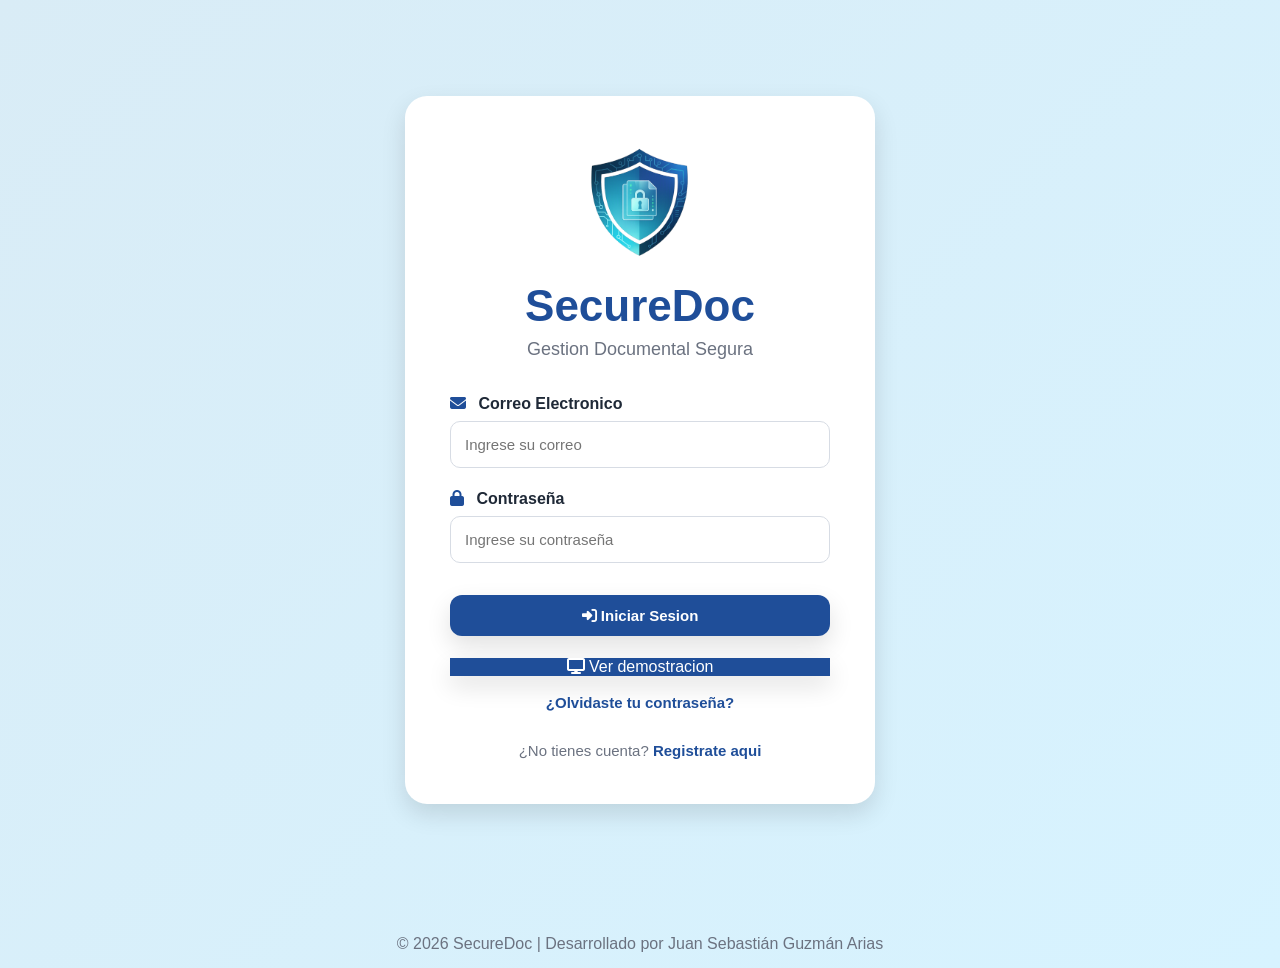
<file: index.html>
<!DOCTYPE html>
<html lang="es">
<head>
  <meta charset="UTF-8">
  <meta name="viewport" content="width=device-width, initial-scale=1.0">
  <title>SecureDoc | Iniciar Sesion</title>

  <link rel="stylesheet" href="css/style.css">
  <link rel="stylesheet" href="https://cdnjs.cloudflare.com/ajax/libs/font-awesome/6.5.2/css/all.min.css">
</head>

<body>

<div class="loginpage">
  <div class="loginCard">

    <img src="img/logo.png" alt="Logo SecureDoc" class="logoLogin">

    <h1>SecureDoc</h1>

    <p class="subtitulo">
      Gestion Documental Segura
    </p>

    <form action="login.php" method="POST">

      <div class="formGroup">

        <label>
          <i class="fa-solid fa-envelope"></i>
          Correo Electronico
        </label>

        <input
          type="email"
          name="correo"
          placeholder="Ingrese su correo"
          required>

      </div>

      <div class="formGroup">

        <label>
          <i class="fa-solid fa-lock"></i>
          Contraseña
        </label>

        <input
          type="password"
          name="password"
          placeholder="Ingrese su contraseña"
          required>

      </div>

      <button
        type="submit"
        class="btnPrincipal">

        <i class="fa-solid fa-right-to-bracket"></i>
        Iniciar Sesion

      </button>

      <a href="dashboard2.html" class="btnPrincipal">
        <i class="fa-solid fa-display"></i>
        Ver demostracion
      </a>

    </form>

    <div class="loginLinks">

      <a href="#">
        ¿Olvidaste tu contraseña?
      </a>

    </div>

    <p class="registro">
      ¿No tienes cuenta?
      <a href="registro.html">
        Registrate aqui
      </a>
    </p>

  </div>
</div>

<footer class="footerDashboard">
  © 2026 SecureDoc |
  Desarrollado por Juan Sebastián Guzmán Arias
</footer>

</body>
</html>
</file>
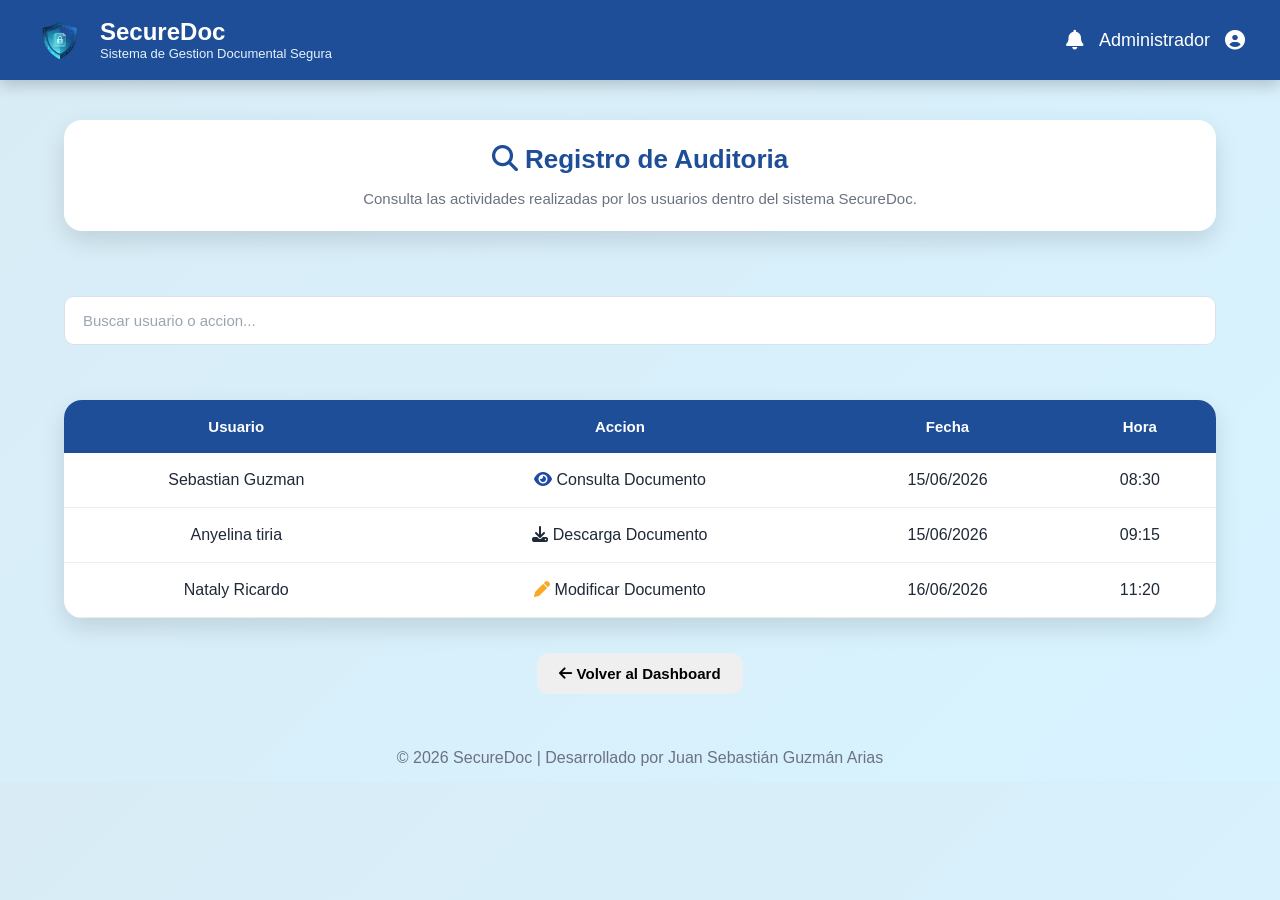
<file: auditoria.html>
<!DOCTYPE html>
<html lang="en">
<head>
  <meta charset="UTF-8">
  <meta name="viewport" content="width=device-width, initial-scale=1.0">
  <title>SecureDoc | Auditoria</title>
  <link rel="stylesheet" href="css/style.css">

  <!-- FONT AWESOME -->
  <link rel="stylesheet" href="https://cdnjs.cloudflare.com/ajax/libs/font-awesome/6.5.2/css/all.min.css">

</head>

<body>

<!--==================================================
                    HEADER
==================================================-->

<header class="topbar">

  <div class="logoArea">

    <img
      src="img/logo.png"
      class="logoHeader"
      alt="Logo SecureDoc">

    <div>

      <h1>SecureDoc</h1>
      <p>Sistema de Gestion Documental Segura</p>

    </div>

  </div>

  <div class="usuarioTop">
    <i class="fa-solid fa-bell"></i>
    <span>Administrador</span>
    <i class="fa-solid fa-circle-user"></i>

  </div>
</header>

<!--==================================================
                    CONTENIDO
==================================================-->

<div class="dashboardContainer">


  <!--==============================
             ENCABEZADO
 ==============================-->

<section class="hero">

  <h2>

    <i class="fa-solid fa-magnifying-glass"></i>
    Registro de Auditoria
  </h2>

  <p>
    Consulta las actividades realizadas por los usuarios dentro del sistema SecureDoc.
  </p>

</section>

  <!--==============================
                BUSCADOR
  ==============================-->

  <div class="toolbar">

    <input
      type="text"
      class="buscador"
      placeholder="Buscar usuario o accion..."
      >

  </div>


  <!--==============================
                TABLA
  ==============================-->

  <table class="tablaAuditor">

    <thead>

    <tr>

      <th>Usuario</th>
      <th>Accion</th>
      <th>Fecha</th>
      <th>Hora</th>

    </tr>

    </thead>

    <tbody>

    <tr>

      <td>
        Sebastian Guzman
      </td>

      <td>

        <i class="fa-solid fa-eye"></i>
        Consulta Documento
      </td>

      <td>
        15/06/2026
      </td>

      <td>
        08:30
      </td>

    </tr>

    <tr>

      <td>
        Anyelina tiria
      </td>

      <td>
        <i class="fa-solid fa-download"></i>
        Descarga Documento
      </td>

      <td>
        15/06/2026
      </td>

      <td>
        09:15
      </td>

    </tr>

    <tr>

      <td>
        Nataly Ricardo
      </td>

      <td>

        <i class="fa-solid fa-pen"></i>
        Modificar Documento
      </td>

      <td>
        16/06/2026
      </td>

      <td>
        11:20
      </td>

    </tr>

    </tbody>

  </table>

  <!--==============================
             VOLVER
 ==============================-->


  <div class="volver">

    <button
      class="btnVolver"
      onclick="window.location.href='dashboard2.html'">

      <i class="fa-solid fa-arrow-left"></i>
      Volver al Dashboard
    </button>

  </div>

</div>

<!--==================================================
                      FOOTER
==================================================-->

<footer class="footerDashboard">
  © 2026 SecureDoc |
  Desarrollado por Juan Sebastián Guzmán Arias
</footer>

</body>

</html>
</file>
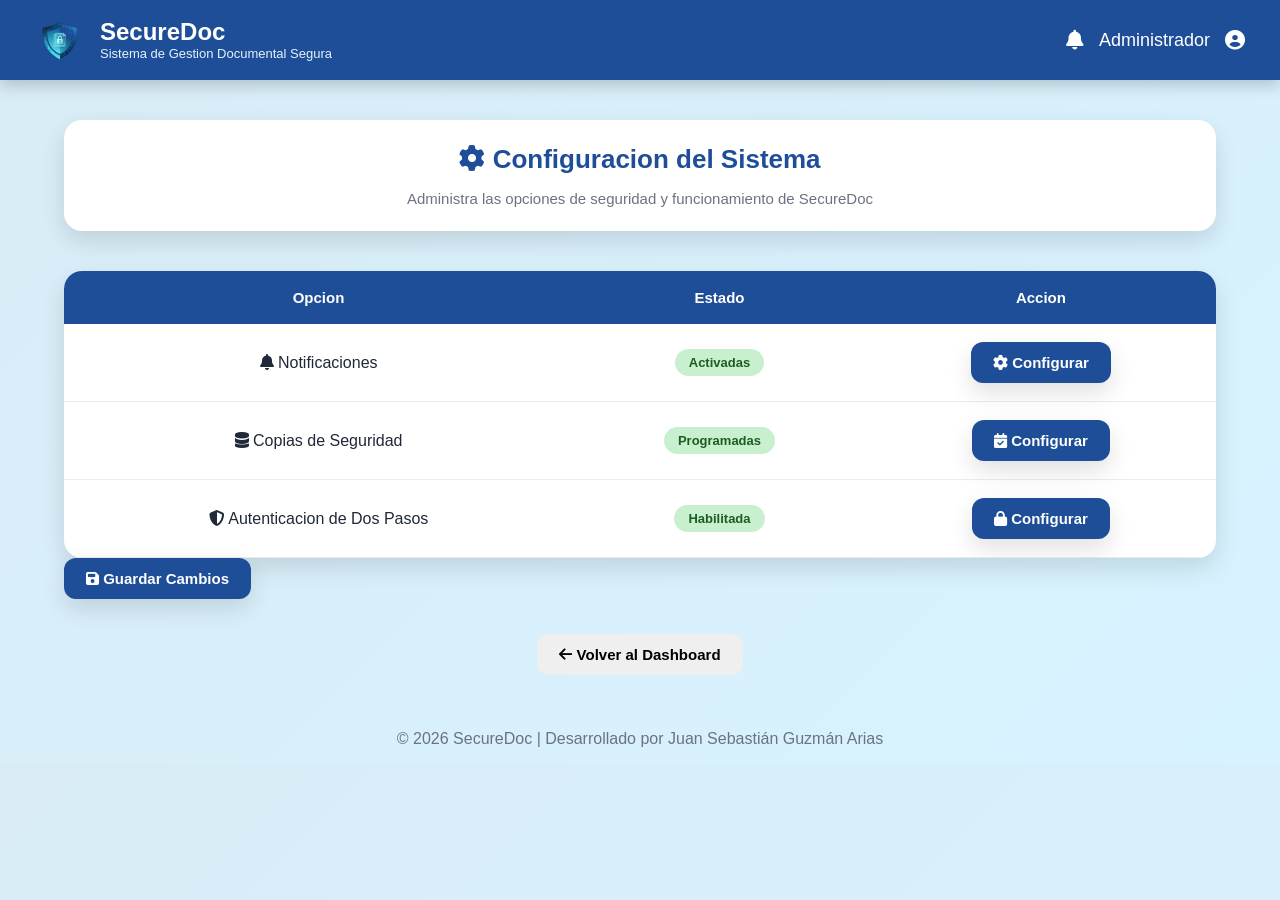
<file: configuracion.html>
<!DOCTYPE html>
<html lang="en">

<head>

  <meta charset="UTF-8">
  <meta name="viewport" content="width=device-width, initial-scale=1.0">
  <title>SecureDoc | Configuracion</title>
  <link rel="stylesheet" href="css/style.css">

  <!-- FONT AWESOME -->

  <link rel="stylesheet" href="https://cdnjs.cloudflare.com/ajax/libs/font-awesome/6.5.2/css/all.min.css"

</head>

<body>

<!--==================================================
                    HEADER
==================================================-->

<header class="topbar">

  <div class="logoArea">

    <img
      src="img/logo.png"
      class="logoHeader"
      alt="Logo SecureDoc">

    <div>

      <h1>SecureDoc</h1>
      <p>Sistema de Gestion Documental Segura</p>

    </div>

  </div>

  <div class="usuarioTop">

    <i class="fa-solid fa-bell"></i>

    <span>Administrador</span>

    <i class="fa-solid fa-circle-user"></i>

  </div>

</header>

<!--==================================================
                    CONTENIDO
==================================================-->

<div class="dashboardContainer">

  <!--==============================
              ENCABEZADO
  ==============================-->

  <section class="hero">

    <h2>

      <i class="fa-solid fa-gear"></i>

      Configuracion del Sistema

    </h2>

    <p>
      Administra las opciones de seguridad y funcionamiento de SecureDoc
    </p>
  </section>

  <!--==============================
             CONFIGURACIONES
 ==============================-->

  <table class="tablaConfiguracion">

    <thead>

    <tr>

      <th>Opcion</th>
      <th>Estado</th>
      <th>Accion</th>

    </tr>

    </thead>

    <tbody>

    <!--NOTIFICACIONES-->

    <tr>

      <td>

        <i class="fa-solid fa-bell"></i>

        Notificaciones

      </td>

      <td>

        <span class="estado activo">

          Activadas

        </span>

      </td>

      <td>

        <button class="btnPrincipal">

          <i class="fa-solid fa-gear"></i>

          Configurar

        </button>

      </td>

    </tr>

    <!--COPIAS DE SEGURIDAD-->

    <tr>

      <td>

        <i class="fa-solid fa-database"></i>

        Copias de Seguridad

      </td>

      <td>

        <span class="estado activo">

          Programadas

        </span>

      </td>

      <td>

        <button class="btnPrincipal">

          <i class="fa-solid fa-calendar-check"></i>

          Configurar

        </button>

      </td>

    </tr>

    <!--AUTENTICACION-->

    <tr>

      <td>

        <i class="fa-solid fa-shield-halved"></i>

        Autenticacion de Dos Pasos

      </td>

      <td>

        <span class="estado activo">

          Habilitada

        </span>

      </td>

      <td>

        <button class="btnPrincipal">

          <i class="fa-solid fa-lock"></i>

          Configurar

        </button>

      </td>

    </tr>

    </tbody>

  </table>

  <!--==============================
              BOTONES
  ==============================-->

  <div class="botones">

    <button class="btnPrincipal">

      <i class="fa-solid fa-floppy-disk"></i>

      Guardar Cambios

    </button>

  </div>

  <!--==============================
               VOLVER
 ==============================-->

  <div class="volver">

    <button
      class="btnVolver"
      onclick="window.location.href='dashboard2.html'">

      <i class="fa-solid fa-arrow-left"></i>

      Volver al Dashboard

    </button>

  </div>

</div>

<!--==================================================
                      FOOTER
==================================================-->


<footer class="footerDashboard">

  © 2026 SecureDoc |
  Desarrollado por Juan Sebastián Guzmán Arias

</footer>

</body>

</html>
</file>
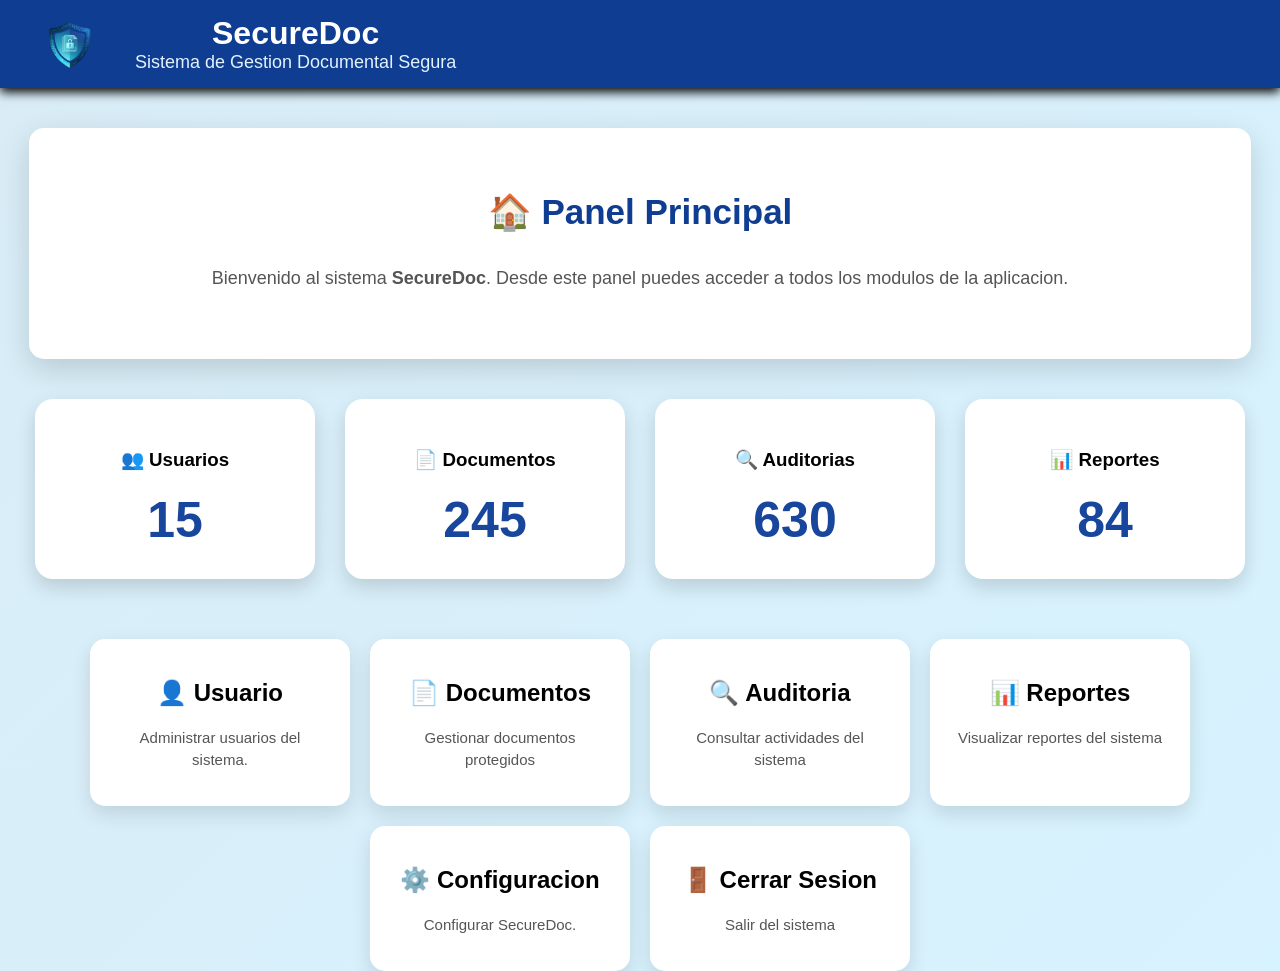
<file: dashboard.html>
<!DOCTYPE html>
<html lang="es">
<head>
  <meta charset="UTF-8">
  <title>SecureDoc - Dashboard</title>
  <link rel="stylesheet" href="css/style-old.css">
</head>
<body>

<header>
  <img src="img/logo.png" class="logoHeader" alt="Logo SecureDoc">

  <div>
    <h1>SecureDoc</h1>
    <p>Sistema de Gestion Documental Segura</p>
  </div>

</header>

<div class="contenedor">

  <h2>🏠 Panel Principal</h2>

  <p class="bienvenida">
    Bienvenido al sistema <strong>SecureDoc</strong>. Desde este panel puedes acceder a todos los modulos de la aplicacion.
  </p>
</div>

<div class="estadisticas">

  <div class="card">
    <h3>👥 Usuarios</h3>
    <span>15</span>
  </div>

  <div class="card">
    <h3>📄 Documentos</h3>
    <span>245</span>
  </div>

  <div class="card">
    <h3>🔍 Auditorias</h3>
    <span>630</span>
  </div>

  <div class="card">
    <h3>📊 Reportes</h3>
    <span>84</span>
  </div>

</div>
<div class="menu">

  <a href="usuarios_old.html" class="opcion">
    <h2>👤 Usuario</h2>
    <p>Administrar usuarios del sistema.</p>
  </a>

  <a href="documentos.html" class="opcion">
    <h2>📄 Documentos</h2>
    <p>Gestionar documentos protegidos</p>
  </a>

  <a href="auditoria.html" class="opcion">
    <h2>🔍 Auditoria</h2>
    <p>Consultar actividades del sistema</p>
  </a>

  <a href="reportes.html" class="opcion">
    <h2>📊 Reportes</h2>
    <p>Visualizar reportes del sistema</p>
  </a>

  <a href="configuracion.html" class="opcion">
    <h2>⚙️ Configuracion</h2>
    <p>Configurar SecureDoc.</p>
  </a>

  <a href="index.html" class="opcion">
    <h2>🚪 Cerrar Sesion</h2>
    <p>Salir del sistema</p>
  </a>

</div>

</body>
</html>
</file>
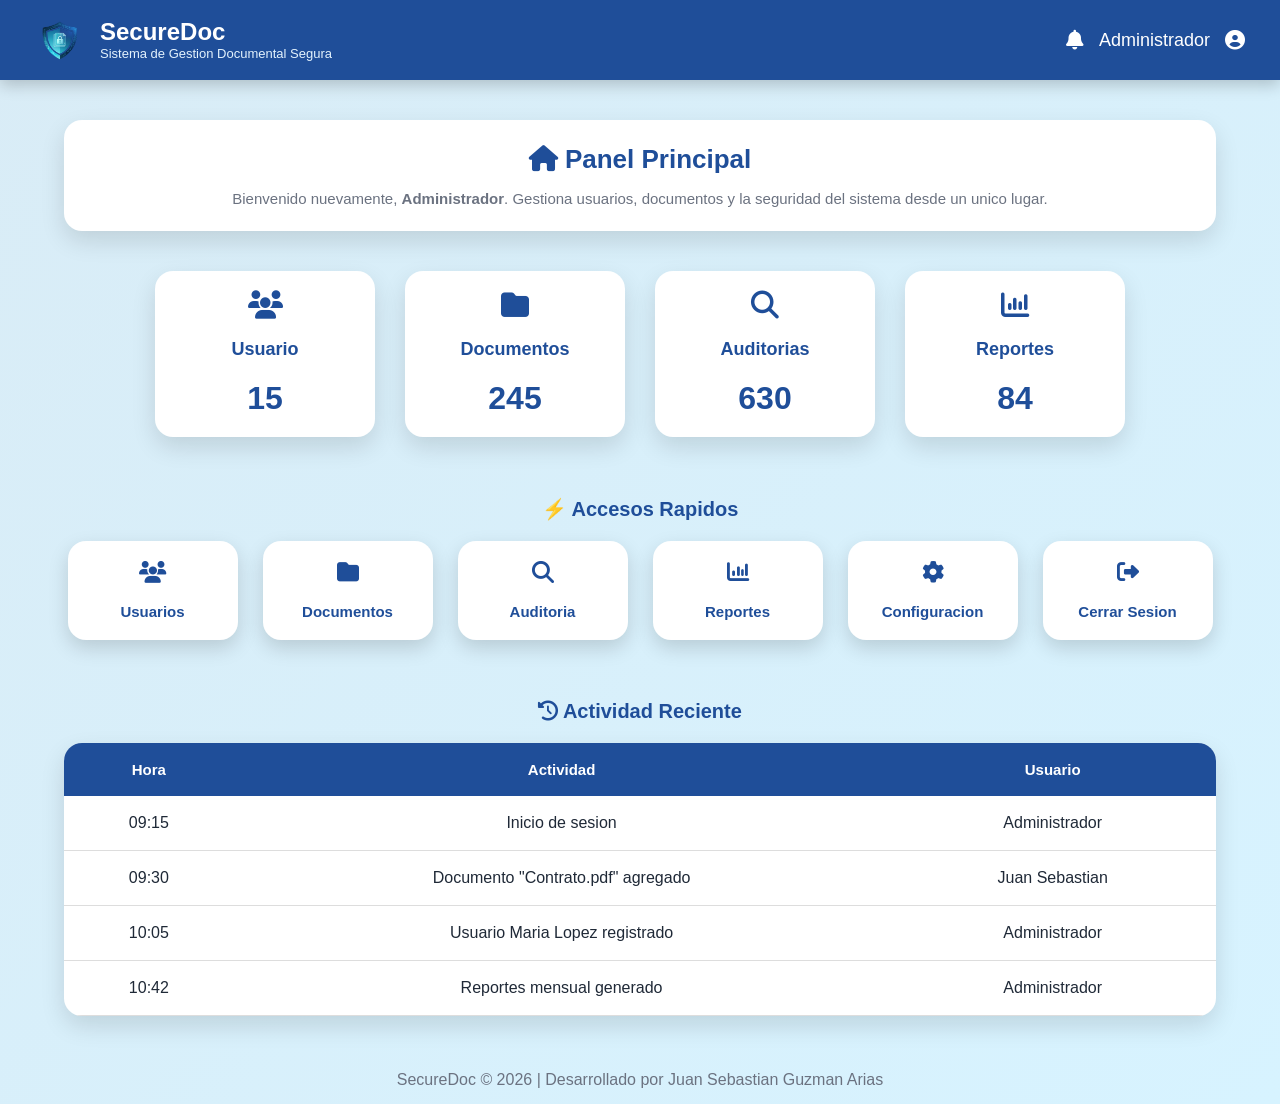
<file: dashboard2.html>
<!DOCTYPE html>
<html lang="es">

<head>

  <meta charset="UTF-8">

  <meta name="viewport" content="width=device-width, initial-scale=1.0">

  <title>SecureDoc | Dashboard 2.0</title>

  <link rel="stylesheet" href="css/style.css">

  <!-- Font Awesome -->
  <link rel="stylesheet" href="https://cdnjs.cloudflare.com/ajax/libs/font-awesome/6.5.2/css/all.min.css">

</head>

<body>

<header class="topbar">

  <div class="logoArea">

    <img src="img/logo.png" class="logoHeader" alt="Logo">

    <div>

      <h1>SecureDoc</h1>

      <p>Sistema de Gestion Documental Segura</p>

    </div>

  </div>

    <div class="usuarioTop">

      <i class="fa-solid fa-bell"></i>

      <span>Administrador</span>

      <i class="fa-solid fa-circle-user"></i>

    </div>

</header>

<div class="dashboardContainer">

  <!-- BIENVENIDA -->

  <section class="hero">

    <h2>
      <i class="fa-solid fa-house"></i>
      Panel Principal
    </h2>

    <p>
      Bienvenido nuevamente,
      <strong>Administrador</strong>.
      Gestiona usuarios, documentos y la seguridad del sistema desde un unico lugar.
    </p>

  </section>

 <!-- ESTADISTICAS -->

  <section class="estadisticas">

    <div class="card">

      <i class="fa-solid fa-users"></i>

      <h3>Usuario</h3>
      <span>15</span>

    </div>

    <div class="card">

      <i class="fa-solid fa-folder"></i>

      <h3>Documentos</h3>
      <span>245</span>

    </div>

    <div class="card">

      <i class="fa-solid fa-magnifying-glass"></i>

      <h3>Auditorias</h3>
      <span>630</span>

    </div>

    <div class="card">

      <i class="fa-solid fa-chart-column"></i>

      <h3>Reportes</h3>
      <span>84</span>

    </div>

  </section>

  <!-- ACCESOS RAPIDOS -->

  <section class="accesosRapidos">

  <h3>⚡ Accesos Rapidos</h3>

  <div class="quickGrid">

    <a href="usuarios.html" class="quickCard">

      <i class="fa-solid fa-users"></i>

      <span>Usuarios</span>

    </a>

    <a href="documentos.html" class="quickCard">

      <i class="fa-solid fa-folder"></i>

      <span>Documentos</span>

    </a>

    <a href="auditoria.html" class="quickCard">

      <i class="fa-solid fa-magnifying-glass"></i>

      <span>Auditoria</span>

    </a>

    <a href="reportes.html" class="quickCard">

      <i class="fa-solid fa-chart-column"></i>

      <span>Reportes</span>

    </a>

    <a href="configuracion.html" class="quickCard">

      <i class="fa-solid fa-gear"></i>

      <span>Configuracion</span>

    </a>

    <a href="index.html" class="quickCard">

      <i class="fa-solid fa-right-from-bracket"></i>

      <span>Cerrar Sesion</span>

    </a>

  </div>

  </section>

    <!-- ACTIVIDAD -->

<section class="actividad">

  <h3>

    <i class="fa-solid fa-clock-rotate-left"></i>

    Actividad Reciente

  </h3>

  <table class="tablaActividad">

    <tr>

      <th>Hora</th>
      <th>Actividad</th>
      <th>Usuario</th>

    </tr>

    <tr>

      <td>09:15</td>
      <td>Inicio de sesion</td>
      <td>Administrador</td>

    </tr>

    <tr>

      <td>09:30</td>
      <td>Documento "Contrato.pdf" agregado</td>
      <td>Juan Sebastian</td>

    </tr>

    <tr>

      <td>10:05</td>
      <td>Usuario Maria Lopez registrado</td>
      <td>Administrador</td>

    </tr>

    <tr>

      <td>10:42</td>
      <td>Reportes mensual generado</td>
      <td>Administrador</td>

    </tr>

  </table>

</section>

</div>


<footer class="footerDashboard">

  <p>
  SecureDoc © 2026 | Desarrollado por Juan Sebastian Guzman Arias

  </p>

</footer>

</body>

</html>
</file>
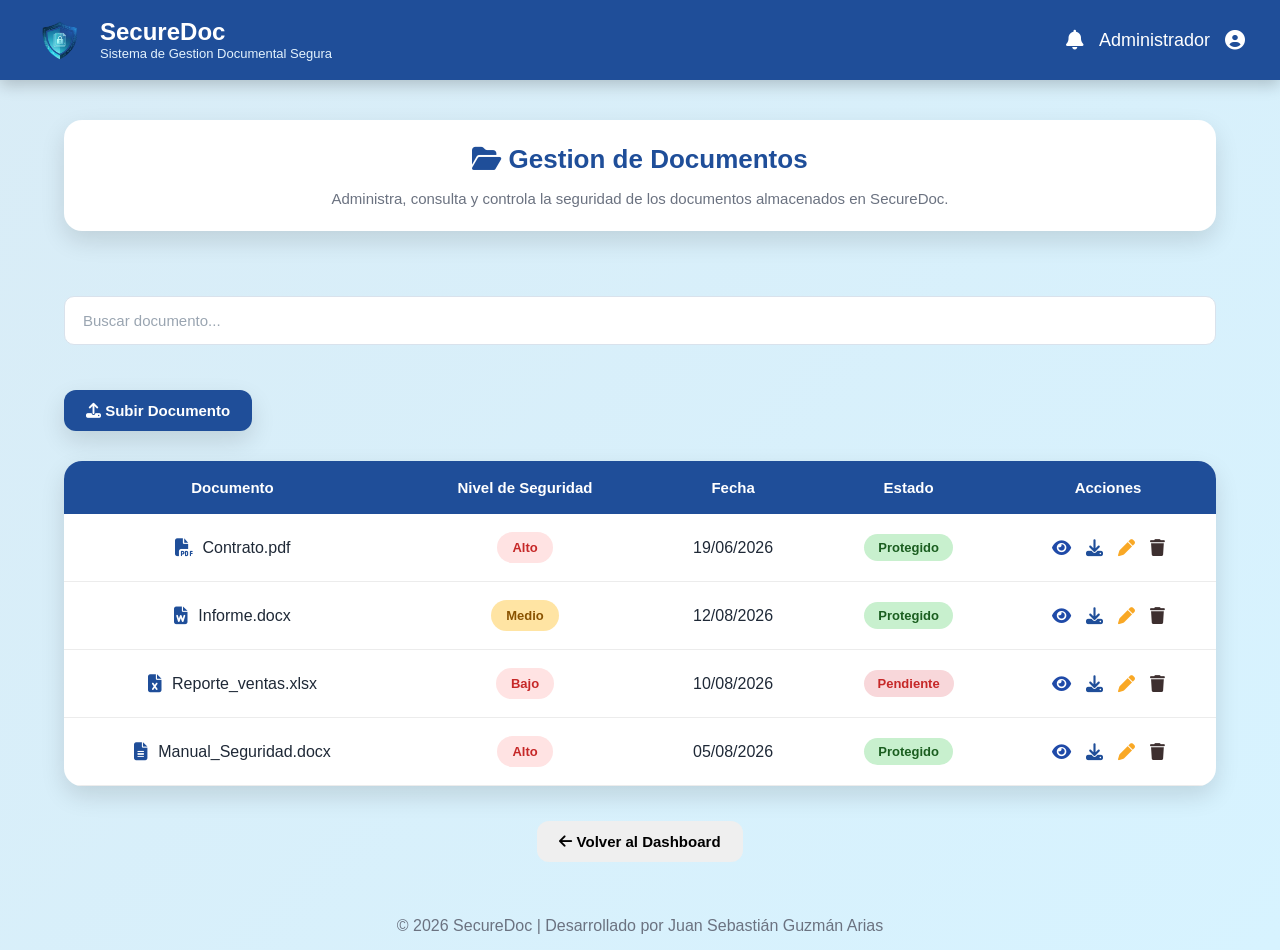
<file: documentos.html>
<!DOCTYPE html>
<html lang="es">

<head>

  <meta charset="UTF-8">

  <meta name="viewport" content="width=device-width, initial-scale=1.0">

  <title>SecureDoc | Documentos</title>

  <link rel="stylesheet" href="css/style.css">

  <!-- FONT AWESOME -->
  <link rel="stylesheet" href="https://cdnjs.cloudflare.com/ajax/libs/font-awesome/6.5.2/css/all.min.css">

</head>

<body>

<!--==================================================
                     HEADER
 ==================================================-->

<header class="topbar">

  <div class="logoArea">

    <img
      src="img/logo.png"
      class="logoHeader"
      alt="Logo SecureDco">

    <div>

      <h1>SecureDoc</h1>
      <p>Sistema de Gestion Documental Segura</p>

    </div>

  </div>

  <div class="usuarioTop">

    <i class="fa-solid fa-bell"></i>
    <span>Administrador</span>
    <i class="fa-solid fa-circle-user"></i>

  </div>

</header>

<!--==================================================
                    CONTENIDO
  ==================================================-->

<div class="dashboardContainer">

  <!--==============================
                HERO
    ==============================-->

  <section class="hero">

    <h2>
      <i class="fa-solid fa-folder-open"></i>
      Gestion de Documentos
    </h2>

    <p>
      Administra, consulta y controla la seguridad de los documentos almacenados en SecureDoc.
    </p>

  </section>


  <!--==============================
            BARRA DE HERRAMIENTAS
  ==============================-->

  <div class="toolbar">

    <input
      type="text"
      class="buscador"
      placeholder="Buscar documento...">

    <button class="btnNuevo">
      <i class="fa-solid fa-upload"></i>
      Subir Documento
    </button>

  </div>


  <!--==============================
                TABLA
  ==============================-->

  <table>

    <thead>

    <tr>

      <th>Documento</th>
      <th>Nivel de Seguridad</th>
      <th>Fecha</th>
      <th>Estado</th>
      <th>Acciones</th>

    </tr>

    </thead>

    <tbody>

    <!-- DOCUMENTO 1 -->

    <tr>

      <td>

        <div class="documentoNombre">

        <i class="fa-solid fa-file-pdf"></i>
        <span>Contrato.pdf</span>

        </div>

      </td>

      <td>

        <span class="badge badgeDanger">
          Alto
        </span>

      </td>

      <td>
        19/06/2026
      </td>

      <td>

        <span class="estado activo">
          Protegido
        </span>

      </td>

      <td>

        <div class="acciones">

          <i class="fa-solid fa-eye"
             title="ver"></i>
          <i class="fa-solid fa-download"
             title="Descargar"></i>
          <i class="fa-solid fa-pen"
             title="Editar"></i>
          <i class="fa-solid fa-trash"
             title="Eliminar"></i>

        </div>

      </td>

    </tr>

    <!-- DOCUMENTO 2 -->

    <tr>

      <td>

        <div class="documentoNombre">

        <i class="fa-solid fa-file-word"></i>
        <span>Informe.docx</span>
        </div>
      </td>

      <td>
        <span class="badge badgeAudit">
          Medio
        </span>

      </td>

      <td>
        12/08/2026
      </td>

      <td>
        <span class="estado activo">
          Protegido
        </span>

      </td>

      <td>
        <div class="acciones">

          <i class="fa-solid fa-eye"
             title="Ver"></i>
          <i class="fa-solid fa-download"
             title="Descargar"></i>
          <i class="fa-solid fa-pen"
             title="Editar"></i>
          <i class="fa-solid fa-trash"
             title="Eliminar"></i>

        </div>

      </td>

    </tr>

    <!-- DOCUMENTO 3 -->

    <tr>
      <td>
        <div class="documentoNombre">
        <i class="fa-solid fa-file-excel"></i>
        <span>Reporte_ventas.xlsx</span>
        </div>
      </td>

      <td>

        <span class="badge badgeDanger">
          Bajo
        </span>

      </td>

      <td>
        10/08/2026
      </td>

      <td>
        <span class="estado pendiente">
          Pendiente
        </span>

      </td>

      <td>
        <div class="acciones">

          <i class="fa-solid fa-eye"
             title="ver"></i>
          <i class="fa-solid fa-download"
             title="Descargar"></i>
          <i class="fa-solid fa-pen"
             title="Editar"></i>
          <i class="fa-solid fa-trash"
             title="Eliminar"></i>

        </div>

      </td>

    </tr>

    <!-- DOCUMENTO 4 -->

    <tr>

      <td>
        <div class="documentoNombre">
        <i class="fa-solid fa-file-lines"></i>
        <span>Manual_Seguridad.docx</span>
        </div>
      </td>

      <td>
        <span class="badge badgeDanger">
          Alto
        </span>

      </td>

      <td>
        05/08/2026
      </td>

      <td>
        <span class="estado activo">
          Protegido
        </span>

      </td>

      <td>
        <div class="acciones">

          <i class="fa-solid fa-eye"
             title="Ver"></i>
          <i class="fa-solid fa-download"
             title="Descargar"></i>
          <i class="fa-solid fa-pen"
             title="Editar"></i>
          <i class="fa-solid fa-trash"
             title="Eliminar"></i>

        </div>

      </td>

    </tr>

    </tbody>

  </table>

  <!--==============================
                  VOLVER
    ==============================-->

  <div class="volver">

    <button
      class="btnVolver"
      onclick="window.location.href='dashboard2.html'">

      <i class="fa-solid fa-arrow-left"></i>
      Volver al Dashboard
    </button>

  </div>

</div>

<!--==================================================
                        FOOTER
  ==================================================-->

<footer class="footerDashboard">
  © 2026 SecureDoc |
  Desarrollado por Juan Sebastián Guzmán Arias
</footer>

</body>
</html>
</file>
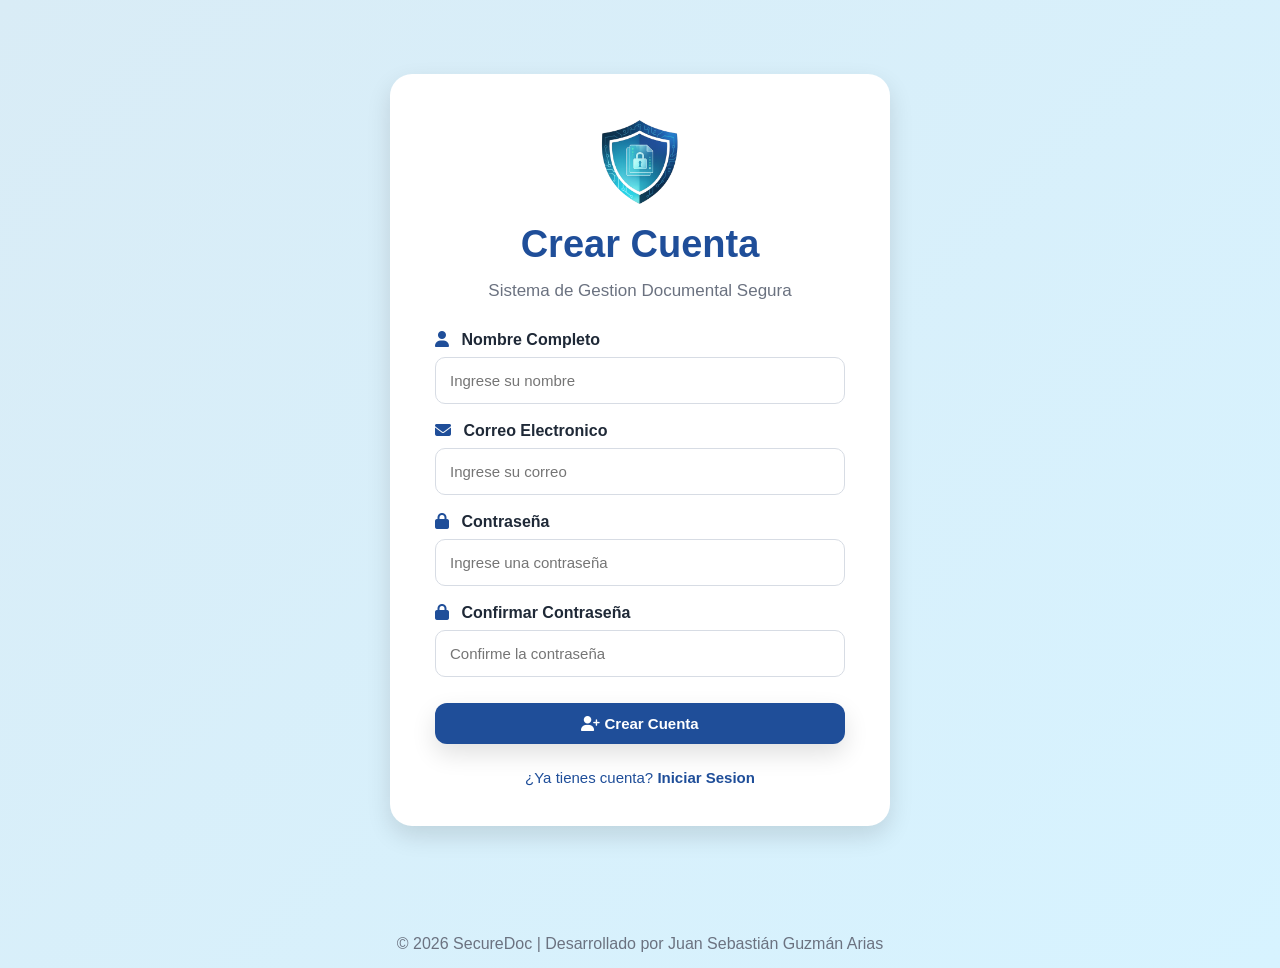
<file: registro.html>
<!DOCTYPE html>
<html lang="es">

<head>

  <meta charset="UTF-8">

  <meta name="viewport" content="width=device-width, initial-scale=1.0">

  <title>SecureDoc | Registro</title>

  <link rel="stylesheet" href="css/style.css">

  <!-- Font Awesome -->
  <link rel="stylesheet" href="https://cdnjs.cloudflare.com/ajax/libs/font-awesome/6.5.2/css/all.min.css">

</head>

<body>

<div class="registroPages">

  <div class="registroCard">

    <!-- LOGO -->

    <img
      src="img/logo.png"
      alt="Logo SecureDoc"
      class="logoRegistro"
      >

    <!-- TITULO -->

    <h1>Crear Cuenta</h1>

    <p class="subtitulo">
      Sistema de Gestion Documental Segura
    </p>

    <!-- FORMULARIO -->

    <form action="registro.php" method="POST">

      <!-- NOMBRE -->

      <div class="formGroup">

        <label>
          <i class="fa-solid fa-user"></i>
          Nombre Completo
        </label>

        <input
          type="text"
          name="nombre_completo"
          placeholder="Ingrese su nombre"
          required
          >

      </div>

      <!-- CORREO -->

      <div class="formGroup">

        <label>
          <i class="fa-solid fa-envelope"></i>
          Correo Electronico
        </label>

        <input
          type="email"
          name="correo"
          placeholder="Ingrese su correo"
          required
          >

      </div>

      <!-- CONTRASEÑA -->

      <div class="formGroup">

        <label>
          <i class="fa-solid fa-lock"></i>
          Contraseña
        </label>

        <input
          type="password"
          name="password"
          placeholder="Ingrese una contraseña"
          required
          >

      </div>

      <!-- CONFIRMAR CONTRASEÑA -->

      <div class="formGroup">

        <label>
          <i class="fa-solid fa-lock"></i>
          Confirmar Contraseña
        </label>

        <input
          type="password"
          name="confirmar_password"
          placeholder="Confirme la contraseña"
          required
          >

      </div>

      <!-- BOTON -->

      <button
        type="submit"
        class="btnPrincipal"
        >
        <i class="fa-solid fa-user-plus"></i>
        Crear Cuenta
      </button>

    </form>

    <!-- VOLVER AL LOGIN -->

    <p class="registro">

      ¿Ya tienes cuenta?

      <a href="index.html">
        Iniciar Sesion
      </a>

    </p>

  </div>

</div>

<footer class="footerDashboard">
  © 2026 SecureDoc |
  Desarrollado por Juan Sebastián Guzmán Arias
</footer>

</body>

</html>
</file>
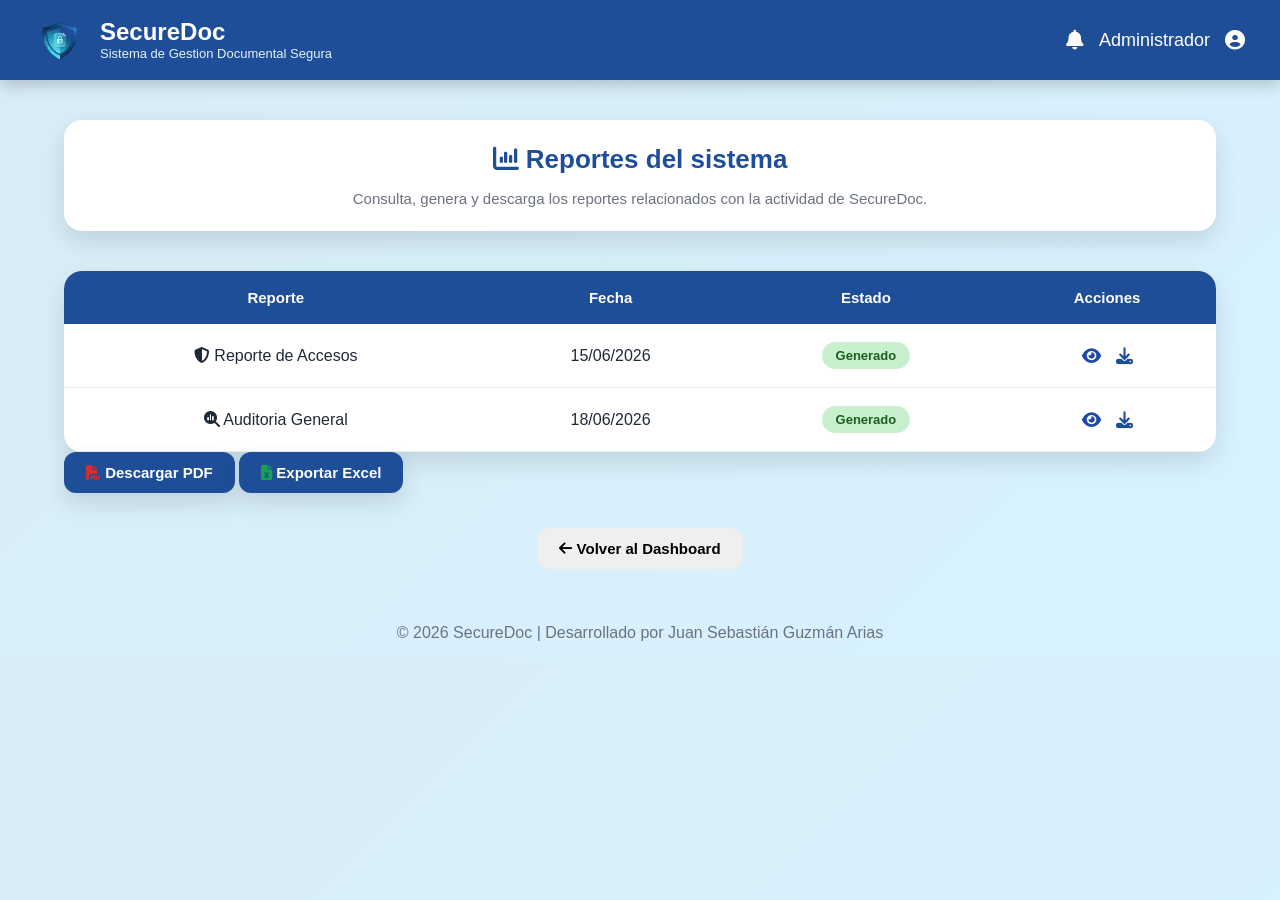
<file: reportes.html>
<!DOCTYPE html>
<html lang="en">

<head>

  <meta charset="UTF-8">

  <meta name="viewport" content="width=device-width, initial-scale=1.0">

  <title>SecureDoc | Reportes</title>

  <link rel="stylesheet" href="css/style.css">

  <!-- FONT AWESOME -->

  <link rel="stylesheet" href="https://cdnjs.cloudflare.com/ajax/libs/font-awesome/6.5.2/css/all.min.css">

</head>

<body>

<!--==================================================
                    HEADER
==================================================-->

<header class="topbar">

  <div class="logoArea">

    <img
      src="img/logo.png"
      class="logoHeader"
      alt="Logo SecureDoc">

    <div>

      <h1>SecureDoc</h1>

      <p>Sistema de Gestion Documental Segura</p>

    </div>

  </div>

  <div class="usuarioTop">

    <i class="fa-solid fa-bell"></i>

    <span>Administrador</span>

    <i class="fa-solid fa-circle-user"></i>

  </div>

</header>

<!--==================================================
                    CONTENIDO
==================================================-->

<div class="dashboardContainer">


  <!--==============================
              ENCABEZADO
  ==============================-->

  <section class="hero">

    <h2>

      <i class="fa-solid fa-chart-column"></i>
      Reportes del sistema
    </h2>

    <p>
      Consulta, genera y descarga los reportes relacionados con la actividad de SecureDoc.
    </p>

  </section>

  <!--==============================
              TABLA
==============================-->

  <table class="tablaReportes">

    <thead>

    <tr>

      <th>Reporte</th>
      <th>Fecha</th>
      <th>Estado</th>
      <th>Acciones</th>

    </tr>

    </thead>

    <tbody>

    <tr>

      <td>

        <i class="fa-solid fa-shield-halved"></i>
        Reporte de Accesos
      </td>

      <td>
        15/06/2026
      </td>

      <td>

        <span class="estado activo">
          Generado
        </span>

      </td>

      <td>

        <div class="acciones">

          <i class="fa-solid fa-eye"
             title="Ver reporte"></i>

          <i class="fa-solid fa-download"
             title="Descargar"></i>

        </div>

      </td>

    </tr>

    <tr>

      <td>

        <i class="fa-solid fa-magnifying-glass-chart"></i>
        Auditoria General
      </td>

      <td>
        18/06/2026
      </td>

      <td>
        <span class="estado activo">
          Generado
        </span>

      </td>

      <td>

        <div class="acciones">

          <i class="fa-solid fa-eye"
             title="Ver reporte"></i>

          <i class="fa-solid fa-download"
             title="Descargar"></i>

        </div>

      </td>

    </tr>

    </tbody>

  </table>

  <!--==============================
             BOTONES
 ==============================-->

  <div class="botones">

    <button class="btnPrincipal">

      <i class="fa-solid fa-file-pdf"></i>

      Descargar PDF

    </button>

    <button class="btnPrincipal">

      <i class="fa-solid fa-file-excel"></i>
      Exportar Excel
    </button>

</div>

  <!--==============================
             VOLVER
 ==============================-->

  <div class="volver">

    <button
      class="btnVolver"
      onclick="window.location.href='dashboard2.html'">

      <i class="fa-solid fa-arrow-left"></i>
      Volver al Dashboard
    </button>

  </div>

</div>

<!--==================================================
                      FOOTER
==================================================-->

<footer class="footerDashboard">
  © 2026 SecureDoc |
  Desarrollado por Juan Sebastián Guzmán Arias

</footer>

</body>

</html>
</file>
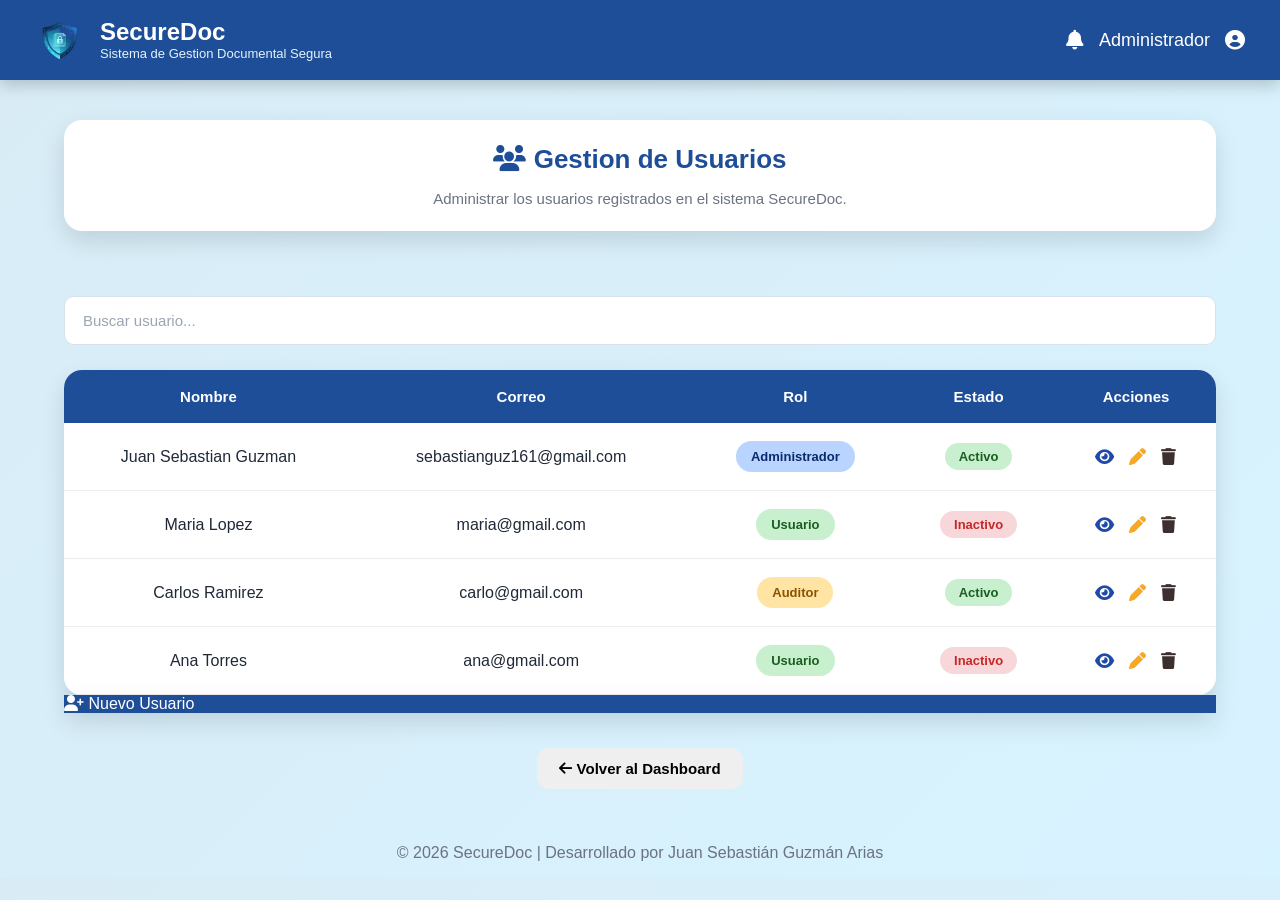
<file: usuarios.html>
<!DOCTYPE html>
<html lang="es">

<head>

  <meta charset="UTF-8">
  <meta name="viewport" content="width=device-width, initial-scale=1.0">

  <title>Usuarios | SecureDoc</title>

  <link rel="stylesheet" href="css/style.css">

  <link rel="stylesheet" href="https://cdnjs.cloudflare.com/ajax/libs/font-awesome/6.7.2/css/all.min.css">

</head>

<body>

<!--==============================
                HEADER
    ==============================-->

<header class="topbar">

  <div class="logoArea">

    <img src="img/logo.png" class="logoHeader" alt="Logo">

    <div>

      <h1>SecureDoc</h1>

      <p>Sistema de Gestion Documental Segura</p>

    </div>

  </div>

  <div class="usuarioTop">

    <i class="fa-solid fa-bell"></i>

    <span>Administrador</span>

    <i class="fa-solid fa-circle-user"></i>

  </div>

</header>


<!--==============================
        CONTENIDO
==============================-->

<div class="dashboardContainer">

  <div class="hero">

    <h2>
      <i class="fa-solid fa-users"></i>
      Gestion de Usuarios
    </h2>

    <p>
      Administrar los usuarios registrados en el sistema SecureDoc.
    </p>

  </div>

  <input
  type="text"
  class="buscador"
  placeholder="Buscar usuario...">

  <table>

    <thead>

    <tr>

      <th>Nombre</th>
      <th>Correo</th>
      <th>Rol</th>
      <th>Estado</th>
      <th>Acciones</th>

    </tr>

    </thead>

    <tbody>

    <tr>

      <td>Juan Sebastian Guzman</td>
      <td>sebastianguz161@gmail.com</td>

      <td>

        <span class="badge badgeAdmin">
          Administrador
        </span>

      </td>

      <td>

        <span class="estado activo">
          Activo
        </span>

      </td>

      <td>

        <div class="acciones">

          <i class="fa-solid fa-eye"></i>
          <i class="fa-solid fa-pen"></i>
          <i class="fa-solid fa-trash"></i>

        </div>

      </td>

    </tr>

    <tr>

      <td>Maria Lopez</td>
      <td>maria@gmail.com</td>

      <td>

        <span class="badge badgeUser">
          Usuario
        </span>

      </td>

      <td>

        <span class="estado inactivo">
          Inactivo
        </span>

      </td>

      <td>

        <div class="acciones">

          <i class="fa-solid fa-eye"></i>
          <i class="fa-solid fa-pen"></i>
          <i class="fa-solid fa-trash"></i>

        </div>

      </td>

    </tr>

    <tr>

      <td>Carlos Ramirez</td>
      <td>carlo@gmail.com</td>

      <td>

        <span class="badge badgeAudit">
          Auditor
        </span>

      </td>

      <td>

        <span class="estado activo">
          Activo
        </span>

      </td>

      <td>

        <div class="acciones">

          <i class="fa-solid fa-eye"></i>
          <i class="fa-solid fa-pen"></i>
          <i class="fa-solid fa-trash"></i>

        </div>

      </td>

    </tr>

    <tr>

    <td>Ana Torres</td>
    <td>ana@gmail.com</td>

    <td>

      <span class="badge badgeUser">
        Usuario
      </span>

    </td>

    <td>

      <span class="estado inactivo">
        Inactivo
      </span>

    </td>

    <td>

      <div class="acciones">

        <i class="fa-solid fa-eye"></i>
        <i class="fa-solid fa-pen"></i>
        <i class="fa-solid fa-trash"></i>

      </div>

    </td>

    </tr>

    </tbody>

  </table>

  <div class="btnNuevo">

      <i class="fa-solid fa-user-plus"></i>
      Nuevo Usuario

    </button>

  </div>

  <div class="volver">

    <button
      class="btnVolver"
      onclick="window.location.href='dashboard2.html'">

      <i class="fa-solid fa-arrow-left"></i>

      Volver al Dashboard

    </button>

  </div>

</div>

<!--==============================
               FOOTER
   ==============================-->

<footer class="footerDashboard">
  © 2026 SecureDoc | Desarrollado por Juan Sebastián Guzmán Arias
</footer>

</body>

</html>
</file>
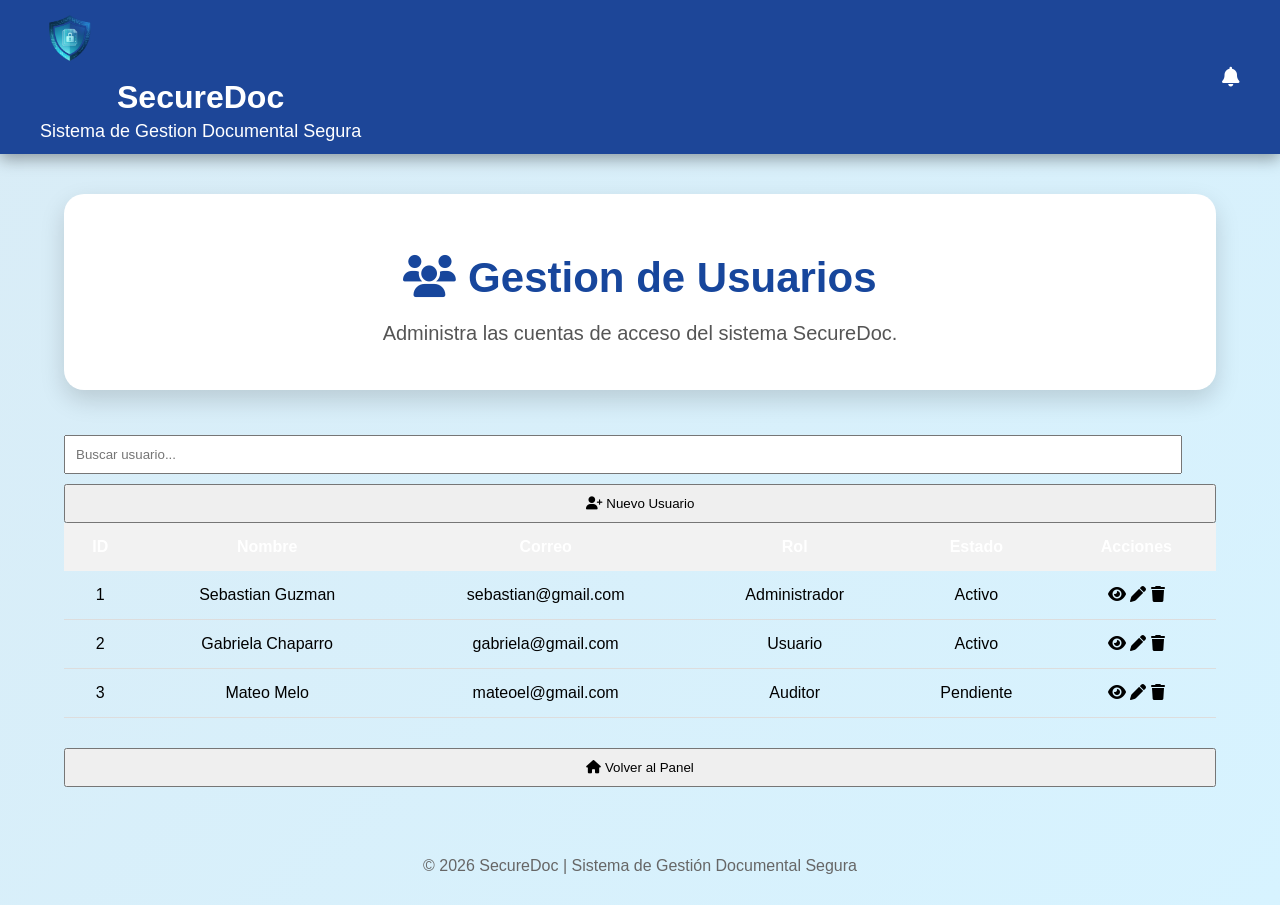
<file: usuarios_old.html>
<!DOCTYPE html>
<html lang="es">

<head>

  <meta charset="UTF-8">
  <meta name="viewport" content="width=device-width, initial-scale=1.0">

  <title>SecureDoc - Gestion de Usuarios</title>

  <link rel="stylesheet" href="css/style-old.css">
  <link rel="stylesheet" href="https://cdnjs.cloudflare.com/ajax/libs/font-awesome/6.5.2/css/all.min.css">

</head>

<body>

<header class="topbar">

  <div class="logoArea">
    <img src="img/logo.png" class="logoHeader" alt="logo SecureDoc">

    <div>
      <h1>SecureDoc</h1>
      <p>Sistema de Gestion Documental Segura</p>
    </div>

  </div>

  <div class="usuarioTop">
    <i class="fa-solid fa-bell"></i>
  </div>

</header>

<div class="dashboardContainer">
  <section class="hero">
    <h2><i class="fa-solid fa-users"></i> Gestion de Usuarios</h2>

    <p>
      Administra las cuentas de acceso del sistema SecureDoc.
    </p>

  </section>

  <section class="toolbar">
    <input type="text" placeholder="Buscar usuario..." class="searchBox">

    <button class="btnNuevo">
      <i class="fa-solid fa-user-plus"></i>
      Nuevo Usuario
    </button>
  </section>

  <section class="tablaUsuarios">

    <table>

      <tr>

        <th>ID</th>
        <th>Nombre</th>
        <th>Correo</th>
        <th>Rol</th>
        <th>Estado</th>
        <th>Acciones</th>

      </tr>

      <tr>

        <td>1</td>
        <td>Sebastian Guzman</td>
        <td>sebastian@gmail.com</td>
        <td>Administrador</td>

        <td>

          <span class="estado Activo">
            Activo
          </span>

        </td>

        <td class="acciones">

          <i class="fa-solid fa-eye"></i>
          <i class="fa-solid fa-pen"></i>
          <i class="fa-solid fa-trash"></i>

        </td>

      </tr>

      <tr>
        <td>2</td>
        <td>Gabriela Chaparro</td>
        <td>gabriela@gmail.com</td>
        <td>Usuario</td>

        <td>

          <span class="estado activo">
            Activo
          </span>

        </td>

        <td class="acciones">

          <i class="fa-solid fa-eye"></i>
          <i class="fa-solid fa-pen"></i>
          <i class="fa-solid fa-trash"></i>

        </td>

      </tr>

      <tr>

        <td>3</td>
        <td>Mateo Melo</td>
        <td>mateoel@gmail.com</td>
        <td>Auditor</td>

        <td>
          <span class="estado pendiente">
            Pendiente
          </span>

        </td>

        <td class="acciones">
          <i class="fa-solid fa-eye"></i>
          <i class="fa-solid fa-pen"></i>
          <i class="fa-solid fa-trash"></i>

        </td>

      </tr>

    </table>

  </section>

  <div class="volver">
    <a href="dashboard2.html">
      <button class="btnVolver">
        <i class="fa-solid fa-house"></i>
        Volver al Panel

      </button>

    </a>

  </div>

</div>

<footer class="footerDashboard">
  © 2026 SecureDoc | Sistema de Gestión Documental Segura
</footer>
</body>
</html>
</file>
<file: css/style.css>
/*==================================================
                SECUREDOC 2.0
      Sistema de Gestión Documental Segura
==================================================*/


/*==================================================
                    VARIABLES
==================================================*/

:root{
  --primary:#1F4E99;
  --primary-dark:#163D7A ;

  --secondary:#4A90E2;

  --background:#EAF5FC;

  --white:#FFFFFF;

  --text:#1F2937;

  --text-light:#6B7280;

  --success:#22C55E;

  --warning:#F59E0B;

  --danger:#EF4444;

  --radius:18px;

  --shadow:0 10px 25px rgba(0,0,0,.12);

  --transition:.30s ease;
}

/*==================================================
                    RESET
==================================================*/

*{
  margin: 0;
  padding: 0;

  box-sizing: border-box;
}

/*==================================================
                    BODY
==================================================*/

body{
  font-family: "segoe UI",Tahoma,Geneva,Verdana,sans-serif ;
  background: linear-gradient(135deg,#d9ecf6,#d7f3ff);
  color: var(--text);
}

/*==================================================
                  ENLACES
==================================================*/

a{
  text-decoration: none;
  color: inherit;
}

/*==================================================
                  TITULOS
==================================================*/

h1{
  font-size: 24px;
  font-weight: 700;
}

h2{
  color: var(--primary);
  font-size: 22px;
}

h3{
  color: var(--primary);
  font-size: 18px;
}

/*==================================================
                    HEADER
==================================================*/

.topbar{
  height: 80px;
  background: var(--primary);
  color: white;
  display: flex;
  justify-content: space-between;
  align-items: center;
  padding: 0 35px;
  box-shadow: 0 5px 15px rgba(0,0,0,.20);
}

/*==================================================
                    LOGO
==================================================*/


.logoArea{
  display: flex;
  align-items: center;
  gap: 15px;
}

.logoHeader{
  width: 50px;
  height: 50px;
  object-fit: contain;
 }

.logoArea h1{
  color: white;
  margin: 0;
  font-size: 24px;
  font-weight: 700;
  line-height: 1;
}

.logoArea p{
  color: #E3F2FD;
  font-size: 13px;
  margin-top: 2px;
}

/*==================================================
              USUARIO SUPERIOR
==================================================*/


.usuarioTop{
  display: flex;
  align-items: center;
  gap: 15px;
  font-size: 18px;
}

.usuarioTop i{
  font-size: 20px;
  cursor: pointer;
  transition: .3S;
}

.usuarioTop i:hover{
  transform: scale(1.08);
}

/*==================================================
                    FOOTER
==================================================*/


.footerDashboard{
  margin-top: 20px;
  padding: 15px;
  text-align: center;
  color: var(--text-light);
}

/*==================================================
                    BOTONES
==================================================*/


button{
  border: none;
  border-radius: 12px;
  padding: 12px 22px;
  cursor: pointer;
  font-size: 15px;
  font-weight: 600;
  transition: var(--transition);
}

button:hover{
  transform: translateY(-3px);
}

.btnPrincipal,
.btnNuevo,
.btnNuevo{
  background: var(--primary);
  color: white;
  box-shadow: var(--shadow);
}

.btnPrincipal:hover,
.btnNuevo:hover,
.btnVolver:hover{
  background: var(--primary-dark);
}

/*==================================================
                  TARJETAS
==================================================*/


.card{
  width: 180px;
  min-width: 220px;
  max-width: 220px;
  background: var(--white);
  border-radius: 18px;
  padding: 20px;
  text-align: center;
  box-shadow: var(--shadow);
  transition: var(--transition);
}

.card:hover{
  transform: translateY(-8px) scale(1.03);
}

.card i{
  font-size: 28px;
  color: var(--primary);
}

.card h3{
  margin: 20px 0;
}

.card span{
  display: block;
  font-size: 32px;
  color: var(--primary);
  font-weight: bold;
}

.hero{
  background: var(--white);
  border-radius: var(--radius);
  padding: 24px 30px ;
  box-shadow: var(--shadow);
  text-align: center;
  margin-bottom: 40px;
}

.hero h2{
  color: var(--primary);
  font-size: 26px;
  margin-bottom: 15px;
}

.hero p{
  color: var(--text-light);
  font-size: 15px;
  margin-top: 10px;
}

/*==================================================
                BARRA DE HERRAMIENTAS
==================================================*/


.toolbar{
  display: flex;
  justify-content: space-between;
  align-items: center;
  flex-wrap: wrap;
  gap: 20px;
  margin-bottom: 30px;
}

/*==================================================
                    INPUTS
==================================================*/


input,
select{
  border: 1px solid #d9d9d9;
  border-radius: 10px;
  padding: 12px 15px;
  font-size: 15px;
  transition: var(--transition);
}

input:focus,
select:focus{
  outline: none;
  border-color: var(--secondary);
  box-shadow: 0 0 0 3px rgba(74,144,226,.20);
}

.searchBox{
  width: 340px;
  max-width: 100%;
}

/*==================================================
                    TABLAS
==================================================*/


table{
  width: 100%;
  border-collapse: collapse;
  background: white;
  border-radius: 18px;
  overflow: hidden;
  box-shadow: var(--shadow);
}

th{
  background: var(--primary);
  color: white;
  padding: 18px;
  font-size: 15px;
}

td{
  padding: 18px;
  text-align: center;
  border-bottom: 1px solid #ececec;
}

tr:hover{
  background: #f5f9ff;
}

/*==================================================
                    ESTADOS
==================================================*/


.estado{
  display: inline-block;
  padding: 6px 14px;
  border-radius: 20px;
  font-size: 13px;
  font-weight: bold;
}

.activo{
  background: #C8F0CE;
  color: #1B5E20;
}

.pendiente{
  background: #F8D7DA;
  color: #C62828;
}

.inactivo{
  background: #F8D7DA;
  color: #C62828;
}

/*==================================================
                    ACCIONES
==================================================*/


.acciones{
  display: flex;
  justify-content: center;
  gap: 18px;
}

.acciones i{
  cursor: pointer;
  font-size: 18px;
  transition: var(--transition);
}

.fa-eye{
  color: #1F4E99;
}

.fa-pen{
  color: #F59E0B;
}

.fa-trash{
  color: #EF4444;
}

.acciones i:hover{
  transform: scale(1.25);
}

/*==================================================
                    VOLVER
==================================================*/


.volver{
  text-align: center;
  margin-top: 35px;
}

/*==================================================
                BUSCADOR
==================================================*/


.buscador{
  width: 100%;
  padding: 15px 18px;
  font-size: 15px;
  border: 1px solid #D9E2EC;
  outline: none;
  transition: .30s;
  box-sizing: border-box;
  background: white;
  margin: 25px 0;
}

.buscador::placeholder{
  color: #9AA5B1;
}

.buscador:focus{
  border-color: #1F4AA8;
  box-shadow: 0 0 10px rgba(31,74,168,.18);
}

/*==================================================
                    ACCIONES
==================================================*/


.acciones{
  display: flex;
  justify-content: center;
  align-items: center;
  gap: 15px;
}

.acciones i{
  font-size: 17px;
  cursor: pointer;
  transition: .25s;
}

.acciones i:hover{
  transform: scale(1.15);
}

/* Ver */

.fa-eye{
  color: #1F4AA8;
}

.fa-eye:hover{
  color: #0D47A1;
}

/* Editar */

.fa-pen{
  color: #F9A825;
}

.fa-pen:hover{
  color: #F57F17;
}

/* Eliminar */

.fa-trash{
  color: #3D2F2F;
}

.fa-trash:hover{
  color: #B71C1C;
}

/*==================================================
                  FORMULARIOS
==================================================*/


.formulario{
  background: var(--white);
  padding: 30px;
  border-radius: var(--radius);
  box-shadow: var(--shadow);
  margin-top: 30px;
}

.formRow{
  display: flex;
  gap: 20px;
  margin-bottom: 20px;
  flex-wrap: wrap;
}

.formGroup{
  flex: 1;
  display: flex;
  flex-direction: column;
}

.formGroup label{
  margin-bottom: 8px;
  font-weight: 600;
  color: var(--text);
}

.formGroup input,
.formGroup select,
.formGroup textarea{
  padding: 14px;
  border: 1px solid #D7DCE4;
  border-radius: 10px;
  font-size: 15px;
  transition: var(--transition);
  background: white;
}

.formGroup textarea{
  resize: vertical;
  min-height: 120px;
}

.formGroup input:focus,
.formGroup select:focus,
.formGroup textarea:focus{
  outline: none;
  border-color: var(--primary);
  box-shadow: 0 0 10px rgba(31,78,153,.15);
}

/*==================================================
                    BADGES
==================================================*/


.badge{
  display: inline-block;
  padding: 8px 15px;
  border-radius: 25px;
  font-size: 13px;
  font-weight: 600;
}

.badgeAdmin{
  background: #B8D4FF;
  color: #0A2A6B;
}

.badgeUser{
  background: #C8F0CE;
  color: #1B5E20;
}

.badgeAudit{
  background: #FFE4A3;
  color: #8A5300;
}

.badgeDanger{
  background: #FFE3E3;
  color: #C62828;
}

/*==================================================
                    ALERTAS
==================================================*/


.alert{
  padding: 18px;
  border-radius: 12px;
  margin: 20px 0;
  font-size: 15px;
  font-weight: 500;
}

.alertSuccess{
  background: #E8F8EC;
  color: #2E7D32;
}

.alertWarning{
  background: #FFF5DD;
  color: #B26A00;
}

.alertDanger{
  background: #FFE4E6;
  color: #C62828;
}

.alertInfo{
  background: #EAF4FF;
  color: #0F3D91;
}

/*==================================================
                  RESPONSIVE
==================================================*/


@media (max-width: 900px) {
  .topbar{
    flex-direction: column;
    height: auto;
    padding: 20px;
    gap: 15px;
  }

  .logoArea{
    justify-content: center;
  }

  .usuarioTop{
    justify-content: center;
  }

  .dashboardContainer{
    width: 95%;
  }

  .menu{
    flex-direction: column;
    align-items: center;
  }

  .opcion{
    width: 100%;
    max-width: 400px;
  }

  .estadisticas{
    flex-direction: column;
    align-items: center;
  }

  .card{
    width: 100%;
    max-width: 350px;
  }

  .formRow{
    flex-direction: column;
  }

  .botones{
    flex-direction: column;
  }

  table{
    display: block;
    overflow-x:auto ;
  }

}

/*==================================================
                DASHBOARD
==================================================*/


.dashboardContainer{
  width: 90%;
  max-width: 1400px;
  margin: 40px auto;
}

/*==================================================
                ESTADISTICAS
==================================================*/


.estadisticas{
  display: flex;
  justify-content: center;
  gap: 30px;
  flex-wrap: wrap;
  margin-bottom: 60px;
}

.estadisticas .card{
  flex: 0 0 220px;
}

/*==================================================
             ACCESOS RAPIDOS
==================================================*/


.accesosRapidos h3{
  text-align: center;
  color: var(--primary);
  font-size: 20px;
  margin-bottom: 20px;
}

.quickGrid{
  display: flex;
  justify-content: center;
  gap: 25px;
  flex-wrap: wrap;
}

.quickCard{
  flex: 0 0 170px;
  background: white;
  padding: 20px;
  text-align: center;
  border-radius: 18px;
  box-shadow: 0 8px 20px rgba(0,0,0,.15);
  transition: .3s;
}

.quickCard i{
  display: block;
  font-size: 22px;
  color: var(--primary);
  margin-bottom: 20px;
}

.quickCard span{
  display: block;
  font-size: 15px;
  font-weight: bold;
  color: var(--primary);
}

/*==================================================
                ACTIVIDAD
==================================================*/


.actividad{
  margin-top: 60px;
}

.actividad h3{
  text-align: center;
  color: var(--primary);
  font-size: 20px;
  margin-bottom: 20px;
}

.tablaActividad{
  width: 100%;
  border-collapse: collapse;
  background: white;
  border-radius: 18px;
  overflow: hidden;
  box-shadow: var(--shadow);
}

.tablaActividad th{
  background: var(--primary);
  color: white;
  padding: 18px;
}

.tablaActividad td{
  padding: 18px;
  text-align: center;
  border-bottom: 1px solid #ddd;
}

.tablaActividad tr:hover{
  background: #f3f8ff;
}

/*==================================================
                    LOGIN
==================================================*/



.loginCard{
  width: 100%;
  max-width: 470px;
  background: var(--white);
  border-radius: 22px;
  padding: 45px;
  box-shadow: var(--shadow);
  text-align: center;
}

.logoLogin{
  width: 140px;
  display: block;
  margin: 0 auto 20px;
}

.loginCard h1{
  color: var(--primary);
  font-size: 44px;
  margin-bottom: 8px;
}

.subtitulo{
  color: var(--text-light);
  font-size: 18px;
  margin-bottom: 35px;
}

.loginCard form{
  display: flex;
  flex-direction: column;
  gap: 22px;
}

.loginCard .formGroup{
  text-align: left;
}

.loginCard label{
  display: block;
  margin-bottom: 8px;
  font-weight: 600;
  color: var(--text);
}

.loginCard label i{
  color: var(--primary);
  margin-right: 8px;
}

.loginCard input{
  width: 100%;
}

.loginCard button{
  width: 100%;
  margin-top: 10px;
}

.loginLinks{
  margin-top: 18px;
}

.loginLinks a{
  color: var(--primary);
  font-size: 15px;
  font-weight: 600;
}

.loginLinksa a:hover{
  text-decoration: underline;
}

.registro{
  margin-top: 30px;
  color: var(--text-light);
  font-size: 15px;
}

.registro a{
  color: var(--primary);
  font-weight: 700;
}

.registro a:hover{
  text-decoration: underline;
}

/*==================================================
                LOGIN PAGE
==================================================*/


.loginpage{
  min-height: 100vh;
  display: flex;
  justify-content: center;
  align-items: center;
  padding: 40px 20px;
  box-sizing: border-box;
}

.login-container{
  width: 430px;
  max-width: 100%;
}


/*==================================================
                REGISTRO
==================================================*/


.registroPages{
  min-height: 100vh;
  display: flex;
  justify-content: center;
  align-items: center;
  padding: 40px 20px;
}

.registroCard{
  width: 100%;
  max-width: 500px;
  background: var(--white);
  border-radius: 22px;
  padding: 40px 45px;
  box-shadow: var(--shadow);
  text-align: center;
}

.logoRegistro{
  width: 110px;
  display: block;
  margin: 0 auto 15px;
}

.registroCard h1{
  color: var(--primary);
  font-size: 38px;
  margin: 0 auto 15px;
}

.registroCard .subtitulo{
  color: var(--text-light);
  font-size: 17px;
  margin-bottom: 30px;
}

.registroCard form{
  display: flex;
  flex-direction: column;
  gap: 18px;
}

.registroCard .formGroup{
  text-align: left;
}

.registroCard label{
  display: block;
  margin-bottom: 8px;
  font-weight: 600;
  color: var(--text);
}

.registroCard label i{
  color: var(--primary);
  margin-right: 8px;
}

.registroCard input{
  width: 100%;
}

.registroCard button{
  width: 100%;
  margin-top: 8px;
}

.registroCard .registro{
  margin-top: 25px;
  color: var(--primary);
  font-size: 15px;
}

.registroCard .registro a{
  color: var(--primary);
  font-weight: 700;
}

.registroCard .registro a:hover{
  text-decoration: underline;
}

/*==================================================
                DOCUMENTOS
==================================================*/


.documentoNombre{
  display: flex;
  align-items: center;
  justify-content: center;
  gap: 10px
}

.documentoNombre i{
  color: var(--primary);
  font-size: 18px;
}

/* Iconos según tipo de archivo */

.fa-file-pdf{
  color: #D32F2F;
}

.fa-file-word{
  color: #2563EB;
}

.fa-file-excel{
  color: #16A34A;
}

.fa-file-lines{
  color: var(--primary);
}

/*==================================================
              ACCIONES DOCUMENTOS
==================================================*/

.acciones .fa-download{
  color: var(--primary);
}

.acciones .fa-download:hover{
  color: var(--primary-dark);
}
</file>
<file: css/style-old.css>
body{
  margin: 0;
  padding: 0;

  font-family:Arial, Helvetica, sans-serif ;

  background: linear-gradient(135deg,#d9ecf6ff,#d7f3ff);
}

.login-container{
  width: 420px;
  margin: 50px auto;
  background: white;
  padding: 40px;
  border-radius: 18px;
  box-shadow:0 15px 35px rgba(0,0,0,.15) ;
}

h1{
  text-align: center;
  color: #0D3B66;
  font-size: 46px;
  margin-top: 10px;
  margin-bottom: 5px;
}

h3{
  text-align: center;
}

label{
  display: block;
  margin-top: 10px;
}

input{
  width: 95%;
  padding: 10px;
  margin-top: 5px;
  margin-bottom: 10px;
}

button{
  width: 100%;
  padding: 10px;
}

.registro{
  text-align: center;
  margin-top: 15px;
}

.registro{
  text-decoration: none;
  font-weight: bold;
}

.menu{
  display: flex;
  justify-content: center;
  gap: 20px;
  margin-top: 40px;
  flex-wrap: wrap;
}

.opcion{
  width: 220px;
  background-color: white;
  padding: 20px;
  border-radius: 15px;
  text-align: center;
  box-shadow: 0px 8px 20px rgba(0,0,0,0.12);
  transition: .3s;
}

.opcion:hover{
  transform: translateY(-8px);
  box-shadow: 0 15px 30px rgba(0,0,0,.20);
  cursor: pointer;
}

table{
  width: 100%;
  border-collapse: collapse;
  margin-bottom: 30px;
}

th{
  background: #0F3D91;
  color: white;
  padding: 15px;
}

td{
  padding: 15px;
  border-bottom: 1px solid #ddd;
  text-align: center;
}

tr:hover{
  background: #f4f8ff;
}

th{
  background-color: #f2f2f2;
}

.botones{
  display: flex;
  justify-content: center;
  gap: 20px;
  margin-top: 30px;
  flex-wrap: wrap;
}

.botones button{
  background: #0F3D91;
  color: white;
  border: none;
  padding: 15px 28px;
  font-size: 16px;
  border-radius: 10px;
  cursor: pointer;
  transition: .3s;
}

.botones button:hover{
  background: #1658d3;
  transform: translateY(-3px);
}

.subtitulo{
  text-align: center;
  font-size: 20px;
  color: #5b6575;
  margin-top: -5px;
  margin-bottom: 35px;
  font-weight: 500;
}

.logo{
  width: 220px;
  display: block;
  margin: 10px auto 15px auto;
}

header{
  background: #0F3D91;
  color: white;
  padding: 15px 40px;
  display: flex;
  align-items: center;
  gap: 20px;
  box-shadow: 0 4px 10px rgba(0,0,0.2);
}
.logoHeader{
  width: 60px;
  margin-right: 15px;
}
header h1{
  margin: 0;
  font-size: 32px;
  color: white;
  font-weight: bold;
}
header p{
  margin: 0;
  color: #E3F2FD;
  font-size: 18px;
}
.contenedor{
  width: 90%;
  margin: 40px auto;
  background: white;
  padding: 35px;
  border-radius: 15px;
  box-shadow: 0 10px 30px rgba(0,0,0,.15);
}
.contenedor h2{
  text-align: center;
  margin-bottom: 35px;
  font-size: 35px;
  color: #0F3D91;
}
.bienvenida{
  text-align: center;
  font-size: 18px;
  color: #555;
  margin-bottom: 35px;
}
.estadisticas{
  display: flex;
  justify-content: center;
  gap: 25px;
  flex-wrap: wrap;
  margin-bottom: 40px;
}
.card{
  width: 180px;
  background: white;
  border-radius: 15px;
  padding: 25px;
  text-align: center;
  box-shadow: 0 10px 20px rgba(0,0,0,.12);
  transition: .3s;
}
.card:hover{
  transform: translateY(-6px);
}
.card span{
  display: block;
  font-size: 42px;
  color: #0F3D91;
  font-weight: bold;
  margin-top: 15px;
}
.menu a{
  text-decoration: none;
  color: inherit;
}
.opcion{
  text-decoration: none;
}

.opcion p{
  color: #555;
  font-size: 15px;
  line-height: 22px;
}

/*==========================
      DASHBOARD 2.0
==========================*/

.dashboardContainer{
  width: 90%;
  max-width: 1400px;
  margin: 40px auto;
}

.topbar{
  display: flex;
  justify-content: space-between;
  align-items: center;
  background: #1d4698;
  padding: 12px 40px;
  color: white;
  box-shadow: 0 5px 15px rgba(0,0,0,.35);
}

.logoArea{
  color: white;
  margin: 0;
  font-size: 45px;
}

.logoArea h1{
  margin-top: 5px;
  color: white;
  font-size: 32px;
}

.logoArea p{
  margin-top: 5px;
  color: white;
  font-size: 18px;
}

.usuarioTop{
  display: flex;
  align-items: center;
  gap: 15px;
  font-size: 20px;
}

.hero{
  background: white;
  border-radius: 20px;
  padding: 25px 40px;
  text-align: center;
  box-shadow: 0 10px 25px rgba(0,0,0,.15);
  margin-bottom: 40px;
}

.hero h2{
  color: #17469c;
  font-size: 42px;
  margin-bottom: 15px;
}

.hero p{
  font-size: 20px;
  color: #555;
}

.estadisticas{
  display: flex;
  justify-content: center;
  gap: 30px;
  flex-wrap: wrap;
  margin-bottom: 60px;
}

.card{
  width: 220px;
  background: white;
  border-radius: 18px;
  padding: 30px;
  text-align: center;
  box-shadow: 0 8px 20px rgba(0,0,0,.15);
  transition: .3s;
}

.card:hover{
  transform: translateY(-8px) scale(1.03);
}

.card i{
  font-size: 42px;
  color: #17469c;
}

.card h3{
  margin: 20px 0;
}

.card span{
  font-size: 50px;
  color: #17469c;
  font-weight: bold;
}

.accesosRapidos h3{
  text-align: center;
  color: #17469c;
  font-size: 30px;
  margin-bottom: 30px;
}

.quickGrid{
  display: flex;
  justify-content: center;
  gap: 25px;
  flex-wrap: wrap;
}

.quickCard{
  width: 170px;
  background:white;
  padding: 30px;
  text-decoration: none;
  color: #17469c;
  text-align: center;
  border-radius: 18px;
  box-shadow: 0 8px 20px rgba(0,0,0,.15);
  transition: .3s;
}

.quickCard:hover{
  transform: translateY(-10px);
}

.quickCard i{
  display: block;
  margin-bottom: 20px;
}

.quickCard span{
  display: block;
  font-size: 20px;
  font-weight: bold;
}

.actividad{
  margin-top: 20px;
}

.actividad h3{
  color: #17469c;
  font-size: 30px;
  margin-bottom: 20px;
}

.tablaActividad{
  width: 100%;
  border-collapse:collapse;
  background: white;
  border-radius: 15px;
  overflow: hidden;
  box-shadow: 0 8px 20px rgba(0,0,0,.15);
}

.tablaActividad th{
  background: #17469c;
  color: white;
  padding: 18px;
}

.tablaActividad td{
  padding: 18px;
  border-bottom: 1px solid #ddd;
}

.tablaActividad tr:hover{
  background: #f3f8ff;
}

.footerDashboard{
  text-align: center;
  padding: 30px;
  color: #666;
}
</file>
